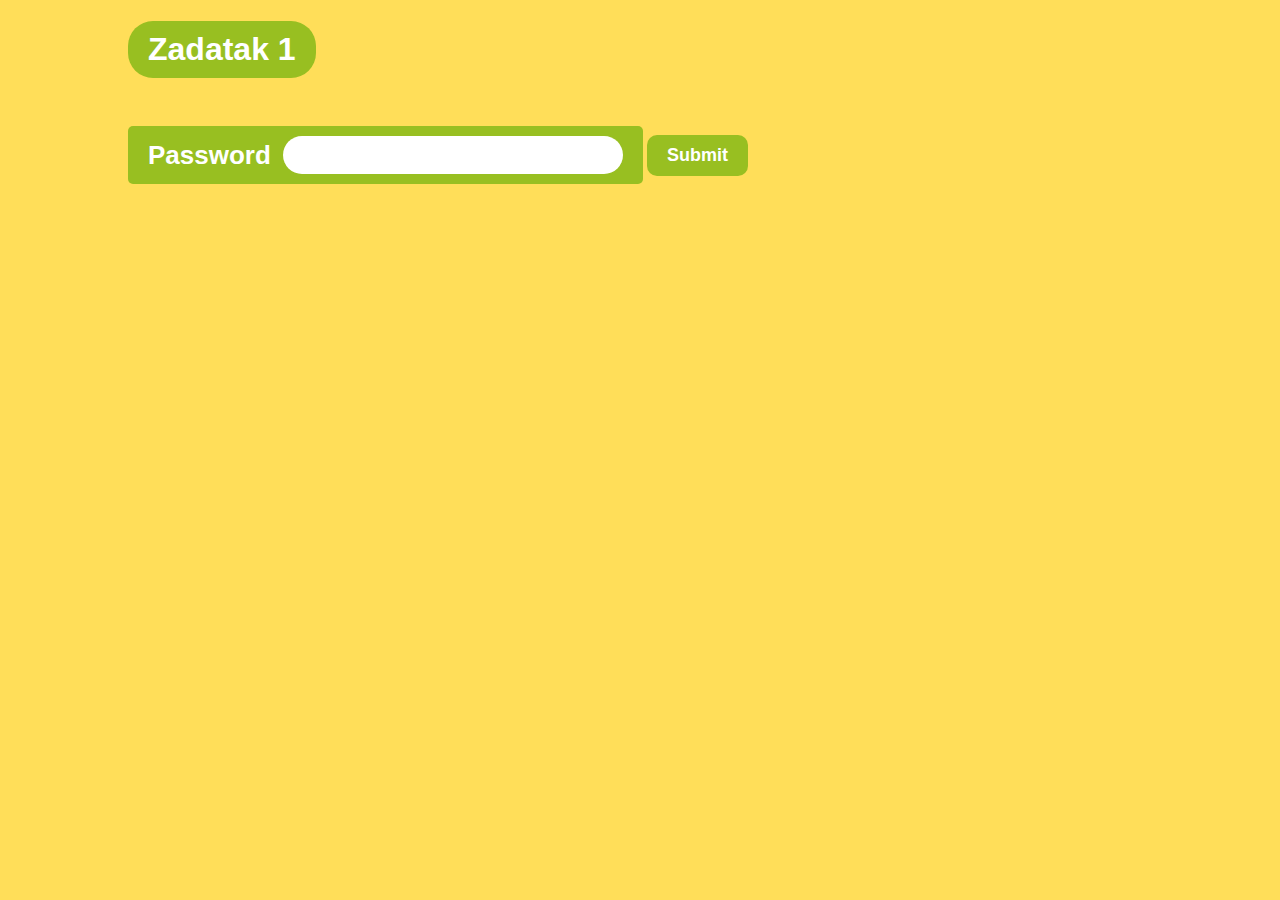
<file: excersise-password-validation/index.html>
<!DOCTYPE html>
<html>

<head>
    <meta charset="utf-8">
    <title>JavaScript: Grupa A | Zadatak 1</title>
    <meta name="author" content="Muharem Čorbadžić">
    <link type="text/css" rel="stylesheet" href="css/style.css">
</head>

<body>
    <h1><span class="animate">Zadatak 1</span></h1>

    <div class="d-flex mw-600">
        <div class="field-group d-flex g-12">
            <label class="field">Password</label>
            <input type="password" class="password">
        </div>
        <button type="button" class="button">Submit</button>
    </div>
    <p class="error"></p>

    <div class="button-group">
        <div class="result text-dark"></div>
    </div>
    <script src="js/script.js"></script>
</body>

</html>
</file>
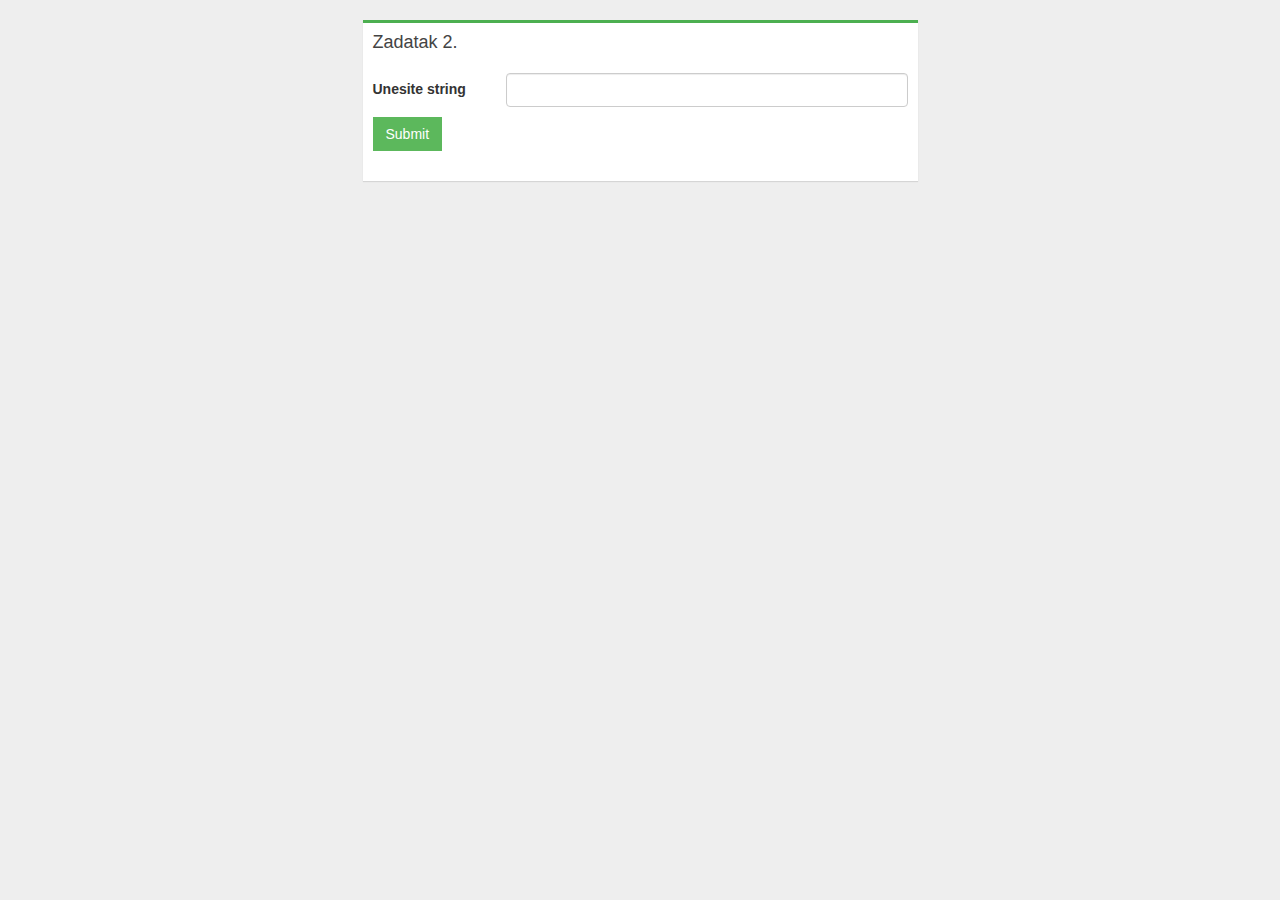
<file: vjezba april 2023/index.html>
<!DOCTYPE html>
<html>
<head>
    <meta charset="UTF-8">
    <title>JavaScript: Popravni | Zadatak 2</title>
	<meta name="author" content="Muharem Čorbadžić">
	<link rel="stylesheet" href="https://maxcdn.bootstrapcdn.com/bootstrap/3.3.6/css/bootstrap.min.css">
    <link type="text/css" rel="stylesheet" href="css/style.css">
    <link href="https://maxcdn.bootstrapcdn.com/font-awesome/4.3.0/css/font-awesome.min.css" rel="stylesheet">
</head>
<body>
	<div class="container">
		<div class="row">
			<div class="col-md-6 mx-auto">
				<div class="box box-aqua">
					<div class="box-header ui-sortable-handle" style="cursor: move;">
						<h2 class="box-title">Zadatak 2.</h2>
					</div>

					<div class="box-body">
						<div class="form-inline" style="margin-bottom: 20px;">
						  	<div class="form-group">
						   		<label for="string" class="w-25">Unesite string</label><input type="text" class="form-control w-75" id="string">
						   		<a id="dugme" class="btn btn-success rounded-0 mt-3">Submit</a>
						  	</div>
						</div>
						<p id="error" class="alert alert-danger hidden mb-0"></p>
						<p id="rezultat"></p>
						<p id="najduzistring"></p>
						<p id="parnibrojevi"></p>
					</div>
				</div>
			</div> 
		</div>
	</div>

    <script src="js/script.js"></script>
</body>
</html>
</file>
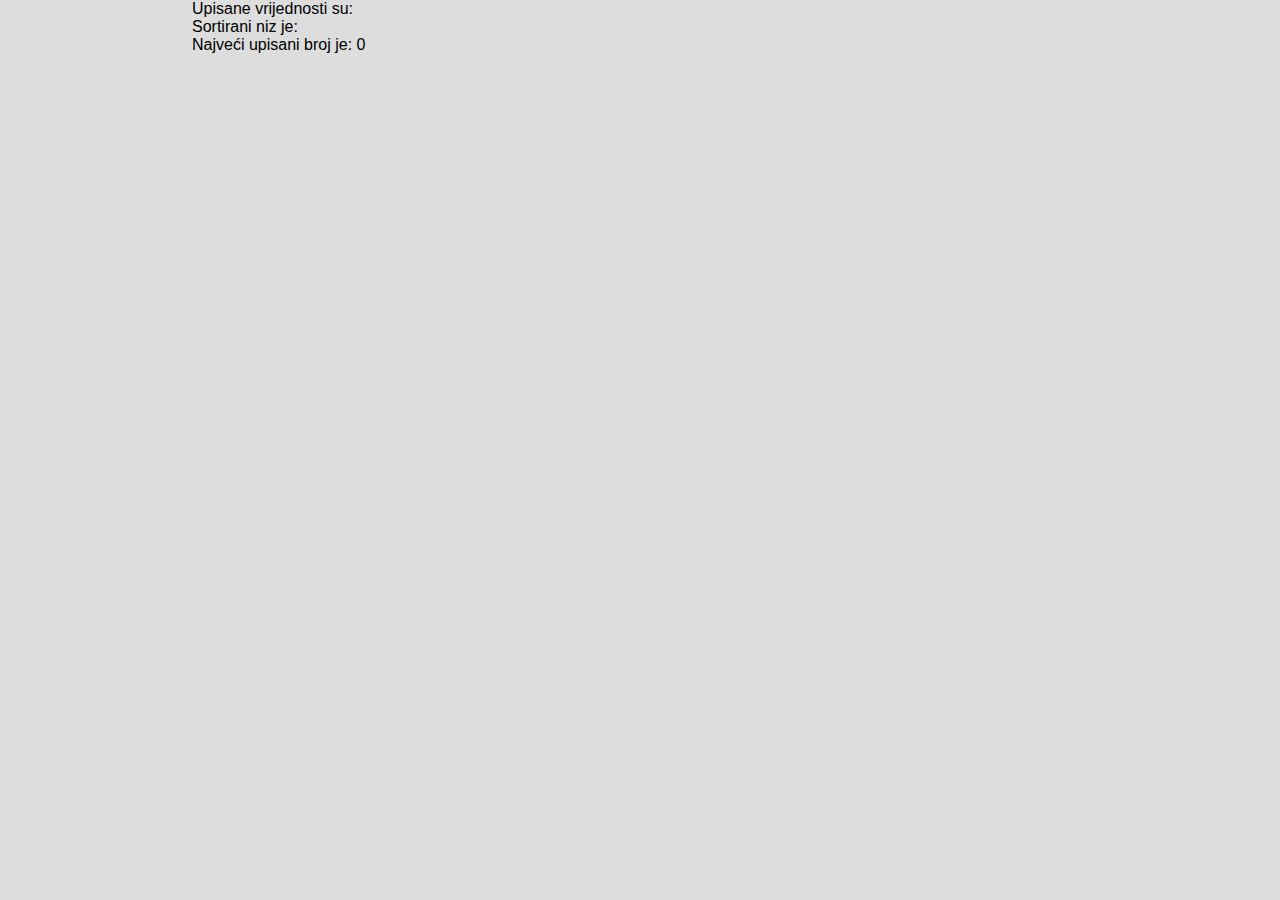
<file: vjezba/index.html>
<!DOCTYPE html>
<html>
<head>
    <meta charset="utf-8" />
    <title>Javascript - Zadaca br. 1 | Zadatak 1</title>
    <link rel="stylesheet" href="style.css">
    <script src="script.js"></script>
</head>
<body>
    
</body>
</html>
</file>
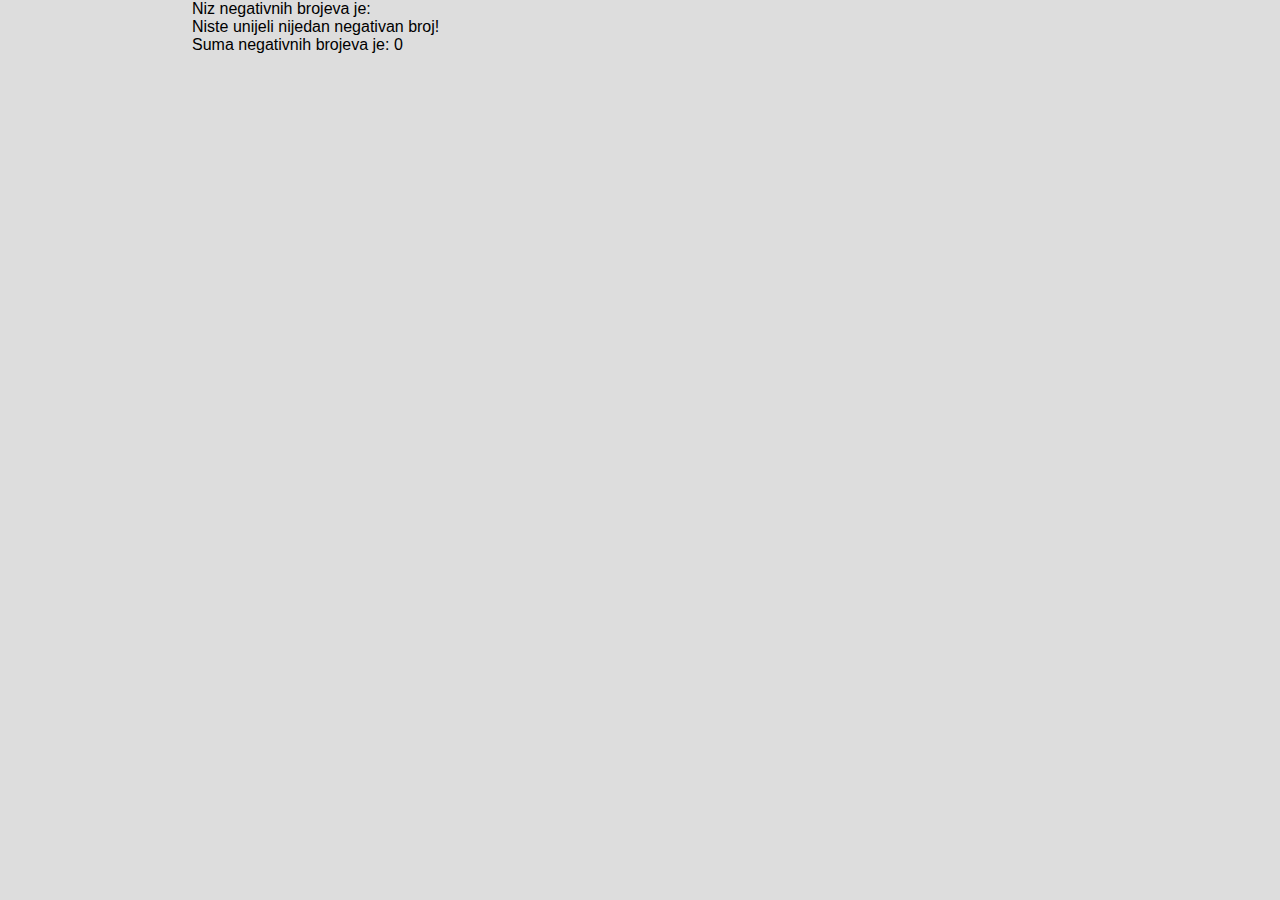
<file: Zadatak 2/index.html>
<!DOCTYPE html>
<html>
<head>
    <meta charset="utf-8" />
    <title>Javascript - Zadaca br. 1 | Zadatak 2</title>
    <link rel="stylesheet" href="style.css">
    <script src="script.js"></script>
</head>
<body>
    
</body>
</html>
</file>
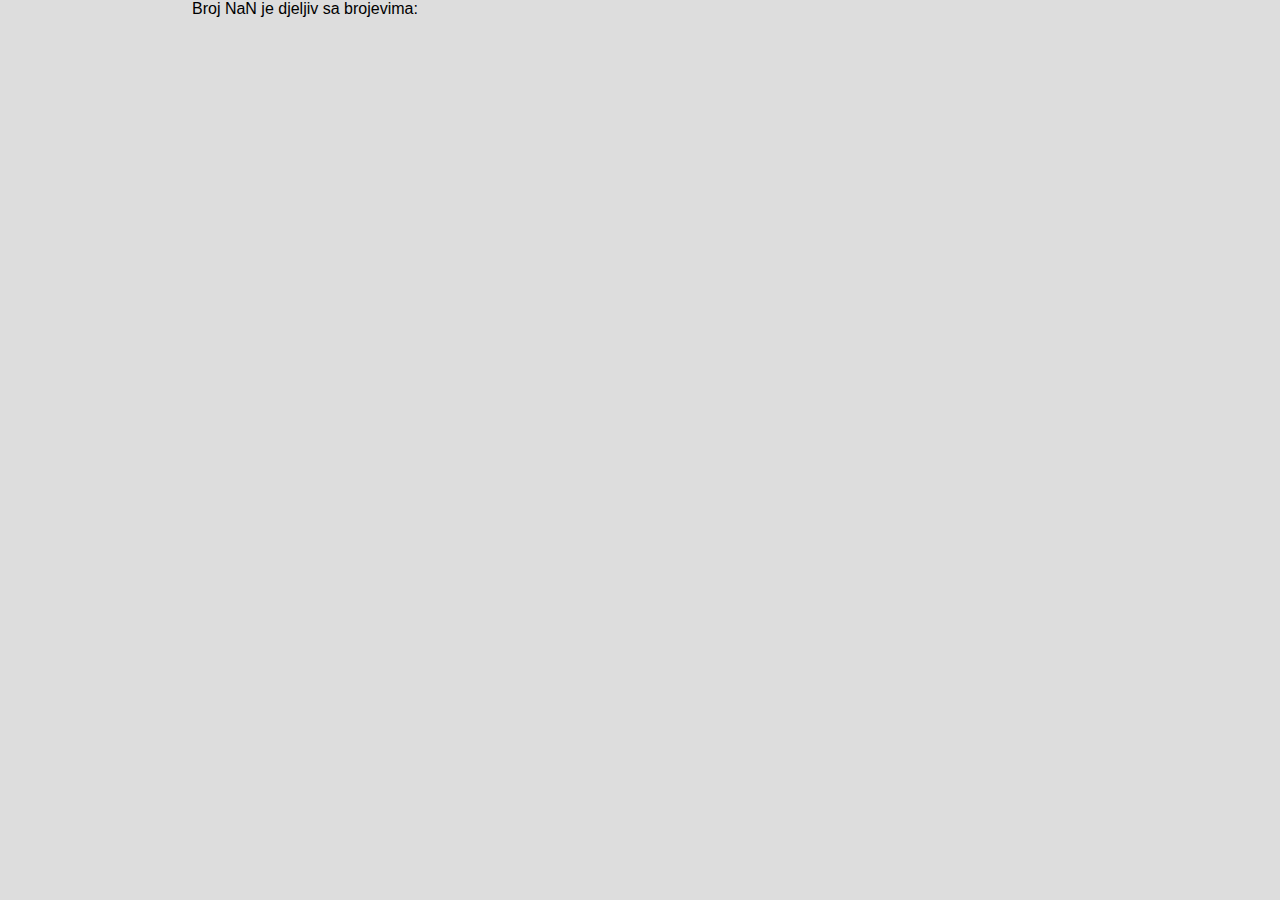
<file: Zadatak 3/index.html>
<!DOCTYPE html>
<html>
<head>
    <meta charset="utf-8" />
    <title>Javascript - Zadaca br. 1 | Zadatak 3</title>
    <link rel="stylesheet" href="style.css">
    <script src="script.js"></script>
</head>
<body>
    
</body>
</html>
</file>
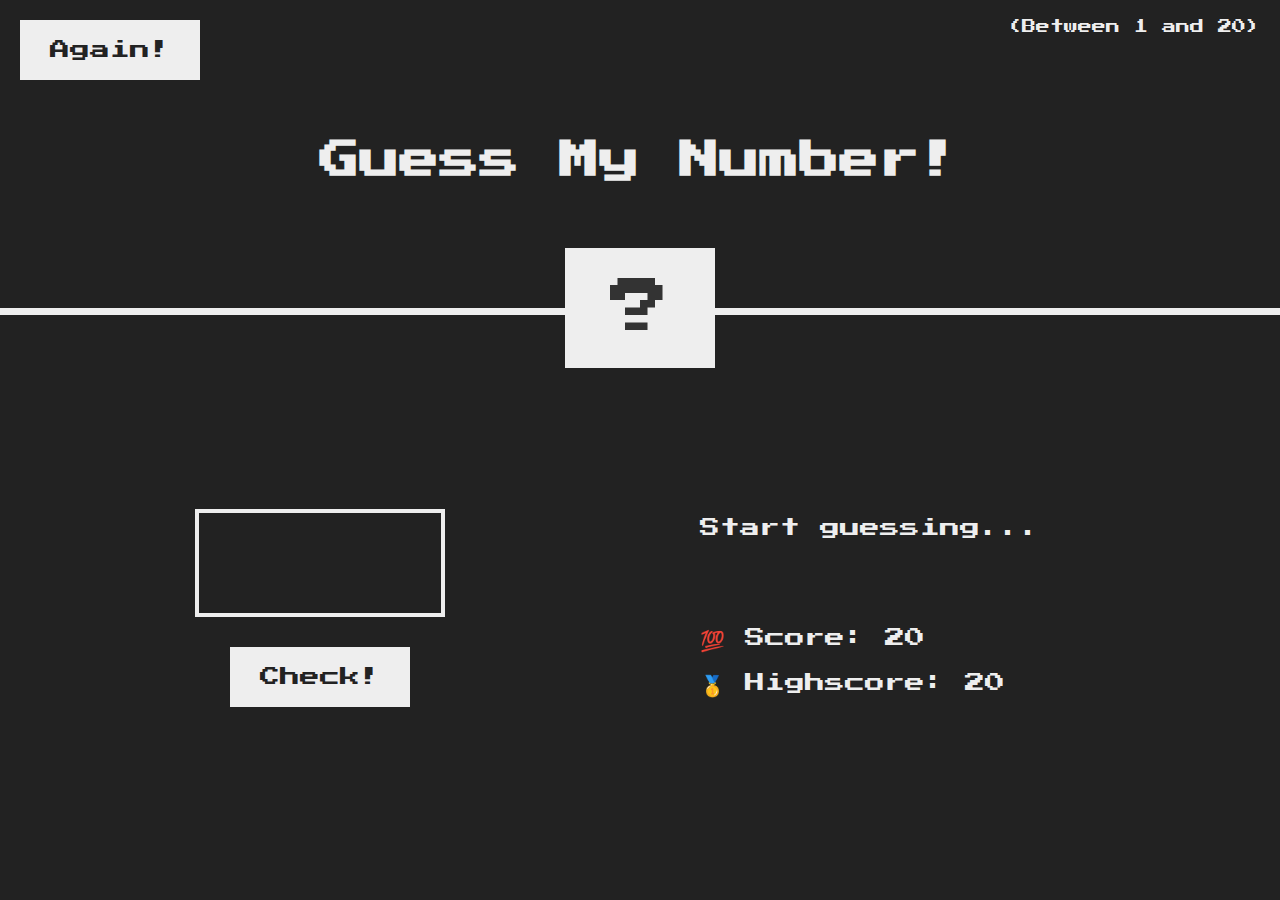
<file: Udemy-course__projects-on-my-own/Guess-the-number/index.html>
<!DOCTYPE html>
<html lang="en">
  <head>
    <meta charset="UTF-8" />
    <meta name="viewport" content="width=device-width, initial-scale=1.0" />
    <meta http-equiv="X-UA-Compatible" content="ie=edge" />
    <link rel="stylesheet" href="style.css" />
    <title>Guess My Number!</title>
  </head>
  <body>
    <header>
      <h1>Guess My Number!</h1>
      <p class="between">(Between 1 and 20)</p>
      <button class="btn again">Again!</button>
      <div class="number">?</div>
    </header>
    <main>
      <section class="left">
        <input type="number" class="guess" />
        <button class="btn check">Check!</button>
      </section>
      <section class="right">
        <p class="message">Start guessing...</p>
        <p class="label-score">💯 Score: <span class="score">20</span></p>
        <p class="label-highscore">
          🥇 Highscore: <span class="highscore">0</span>
        </p>
      </section>
    </main>
    <script src="script.js"></script>
  </body>
</html>
</file>
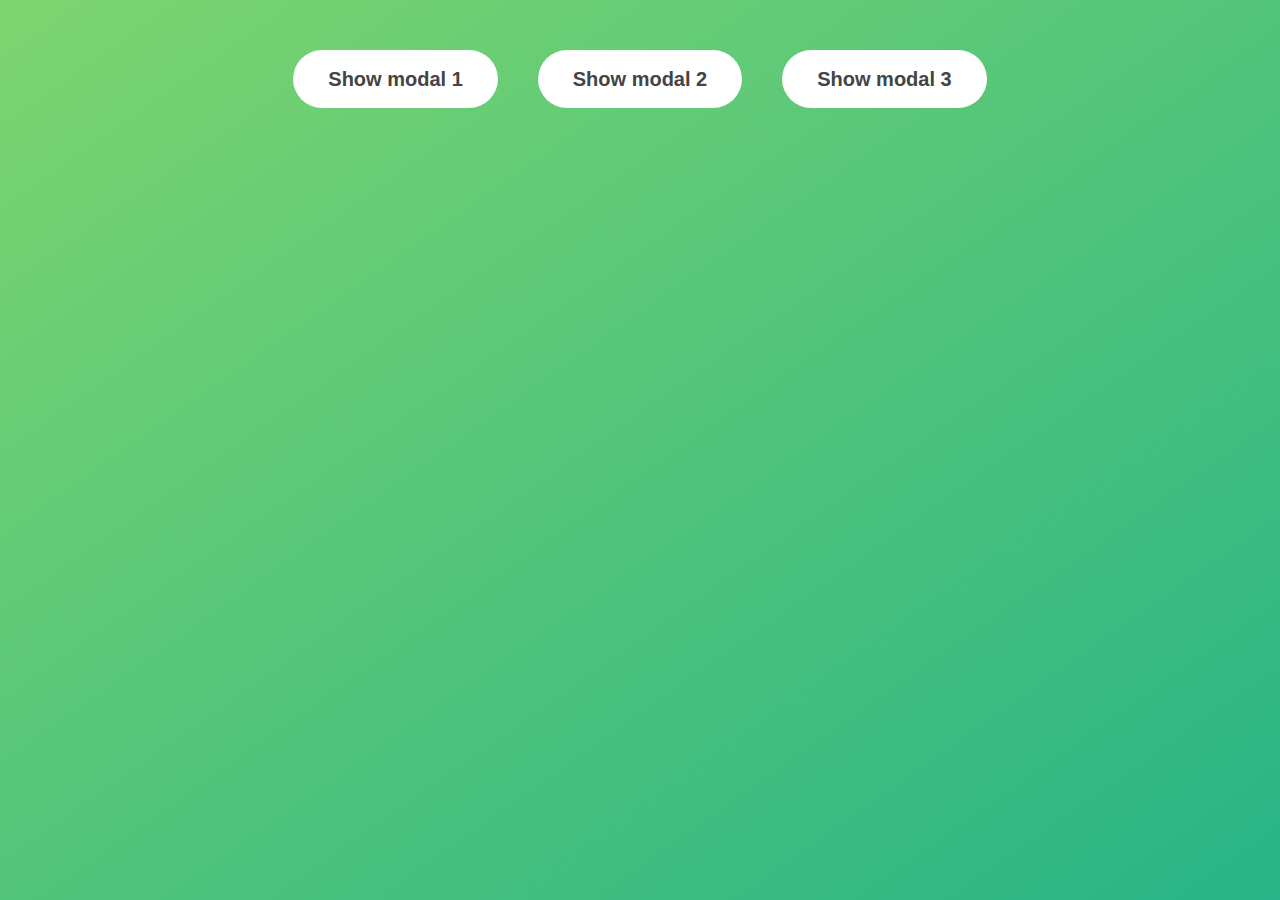
<file: Udemy-course__projects-on-my-own/Modal/index.html>
<!DOCTYPE html>
<html lang="en">
  <head>
    <meta charset="UTF-8" />
    <meta name="viewport" content="width=device-width, initial-scale=1.0" />
    <meta http-equiv="X-UA-Compatible" content="ie=edge" />
    <link rel="stylesheet" href="style.css" />
    <title>Modal window</title>
  </head>
  <body>
    <button class="show-modal">Show modal 1</button>
    <button class="show-modal">Show modal 2</button>
    <button class="show-modal">Show modal 3</button>

    <div class="modal hidden">
      <button class="close-modal">&times;</button>
      <h1>I'm a modal window 😍</h1>
      <p>
        Lorem ipsum dolor sit amet, consectetur adipisicing elit, sed do eiusmod
        tempor incididunt ut labore et dolore magna aliqua. Ut enim ad minim
        veniam, quis nostrud exercitation ullamco laboris nisi ut aliquip ex ea
        commodo consequat. Duis aute irure dolor in reprehenderit in voluptate
        velit esse cillum dolore eu fugiat nulla pariatur. Excepteur sint
        occaecat cupidatat non proident, sunt in culpa qui officia deserunt
        mollit anim id est laborum.
      </p>
    </div>
    <div class="overlay hidden"></div>

    <script src="script.js"></script>
  </body>
</html>
</file>
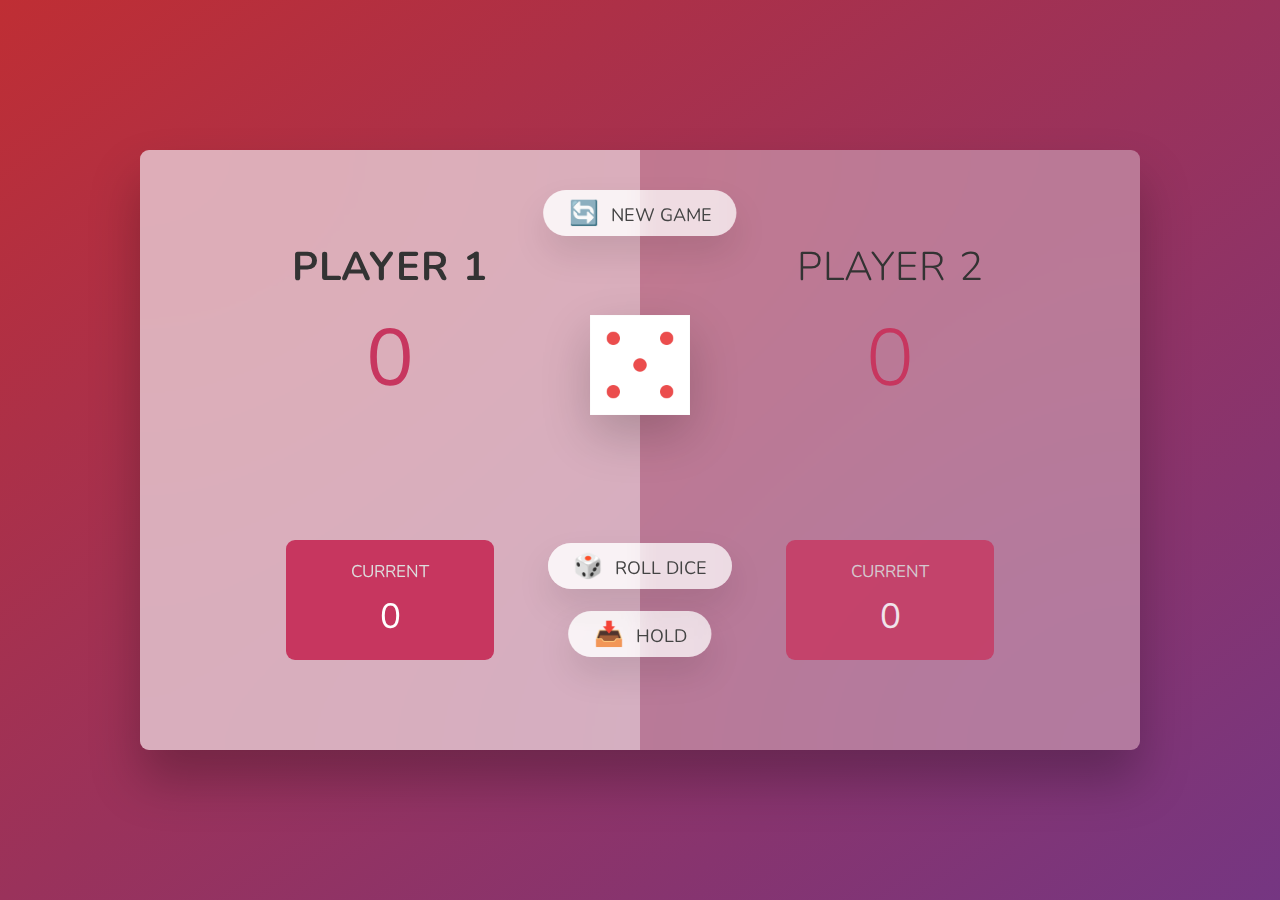
<file: Udemy-course__projects-on-my-own/Pig-game/index.html>
<!DOCTYPE html>
<html lang="en">
  <head>
    <meta charset="UTF-8" />
    <meta name="viewport" content="width=device-width, initial-scale=1.0" />
    <meta http-equiv="X-UA-Compatible" content="ie=edge" />
    <link rel="stylesheet" href="style.css" />
    <title>Pig Game</title>
  </head>
  <body>
    <main>
      <section class="player player--0 player--active">
        <h2 class="name" id="name--0">Player 1</h2>
        <p class="score" id="score--0">0</p>
        <div class="current">
          <p class="current-label">Current</p>
          <p class="current-score" id="current--0">0</p>
        </div>
      </section>
      <section class="player player--1">
        <h2 class="name" id="name--1">Player 2</h2>
        <p class="score" id="score--1">0</p>
        <div class="current">
          <p class="current-label">Current</p>
          <p class="current-score" id="current--1">0</p>
        </div>
      </section>

      <img src="dice-5.png" alt="Playing dice" class="dice" />
      <button class="btn btn--new">🔄 New game</button>
      <button class="btn btn--roll">🎲 Roll dice</button>
      <button class="btn btn--hold">📥 Hold</button>
    </main>
    <script src="script.js"></script>
  </body>
</html>
</file>
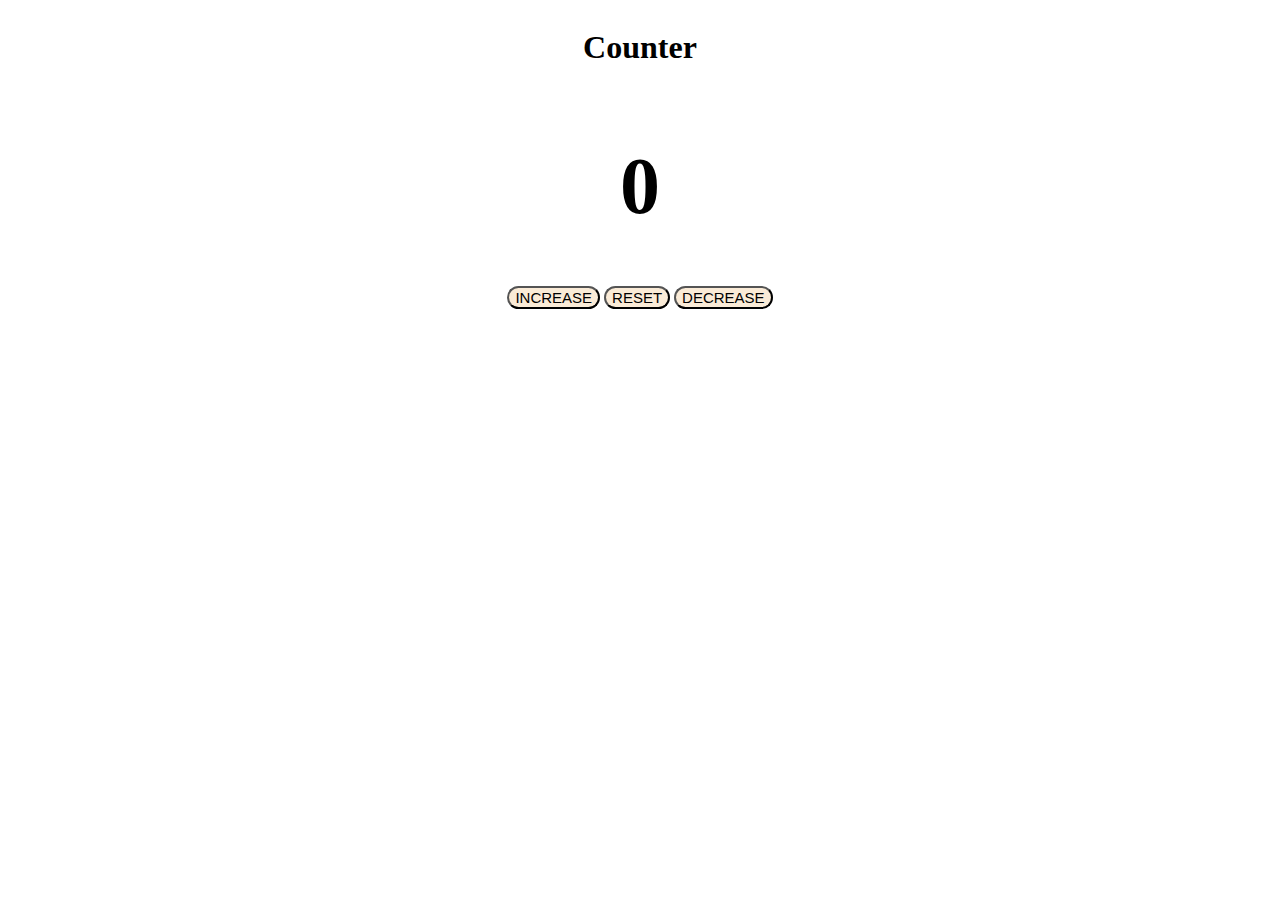
<file: Basic-counter-project/project_counter.html>
<!DOCTYPE html>
<html lang="en">
<head>
    <meta charset="UTF-8">
    <meta http-equiv="X-UA-Compatible" content="IE=edge">
    <meta name="viewport" content="width=device-width, initial-scale=1.0">
    <title>Counter</title>
    <link rel="stylesheet" href="project_counter.css">
</head>
<body>
    <h1>Counter</h1>
    <h1 class="nula">0</h1>
    <div class="btn">
    <button class="increase-el" >INCREASE</button>
    <button class="reset-el"  >RESET</button>
    <button class="decrease-el" >DECREASE</button>
    </div>
    <script src="project_counter.js"></script>
</body>
</html>
</file>
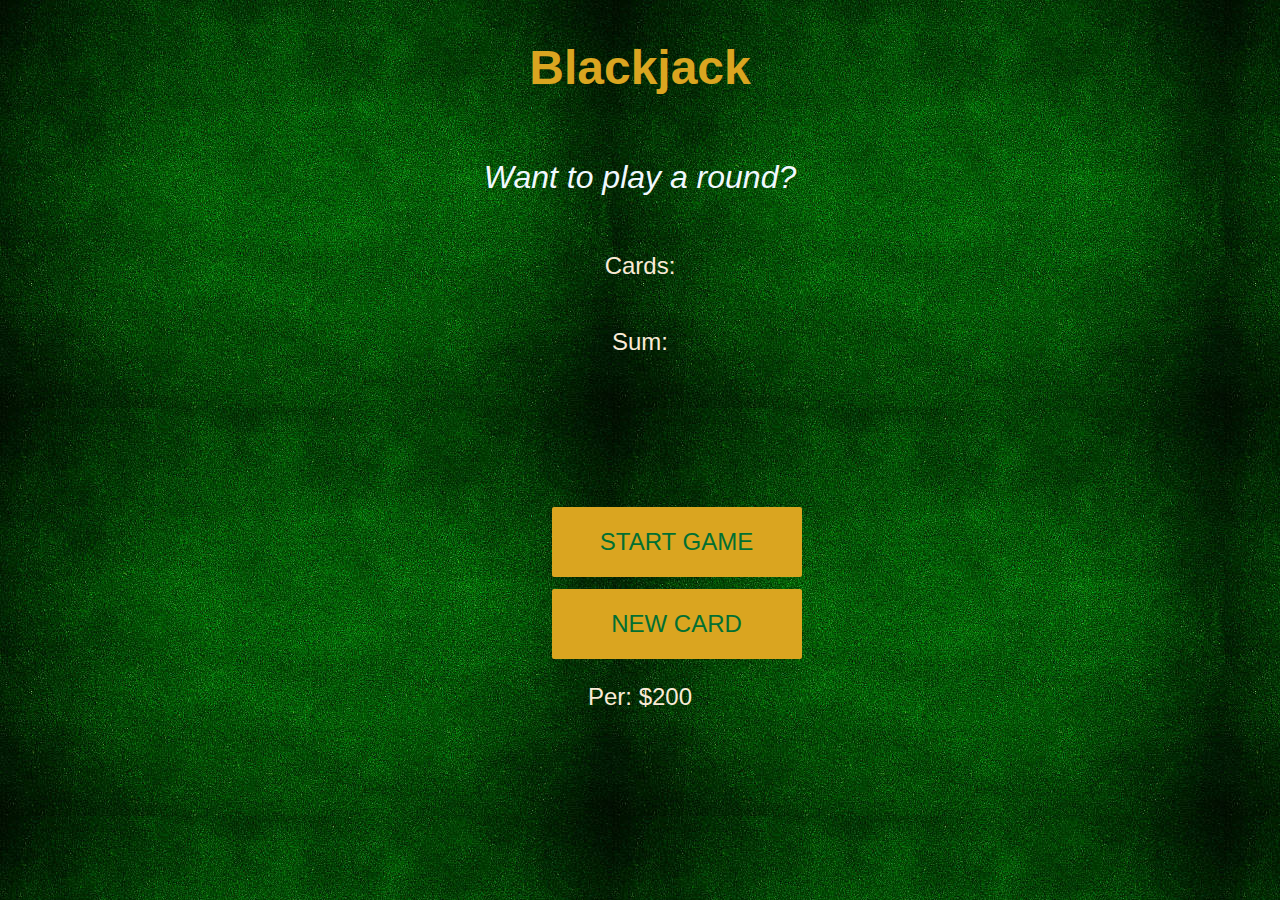
<file: blackjack-beginer-game/blackjack.html>
<!DOCTYPE html>
<html lang="en">
<head>
    <meta charset="UTF-8">
    <meta http-equiv="X-UA-Compatible" content="IE=edge">
    <meta name="viewport" content="width=device-width, initial-scale=1.0">
    <title>Blackjack</title>
    <link rel="stylesheet" href="blackjack.css">
    
</head>
<body>
    <div class="container">
    <h1>Blackjack</h1>
    <p id="message-el">Want to play a round?</p>
        <p id="cards-el">Cards:</p>
        <p id="sum-el">Sum:</p>
        <button id="startGame" onclick="startGame()">START GAME</button>
        <button id="newCard-el" onclick="newCard()">NEW CARD</button>
        <p id="player-el"></p>
    </div>
    <script src="blackjack.js"></script>
</body>

</html>
</file>
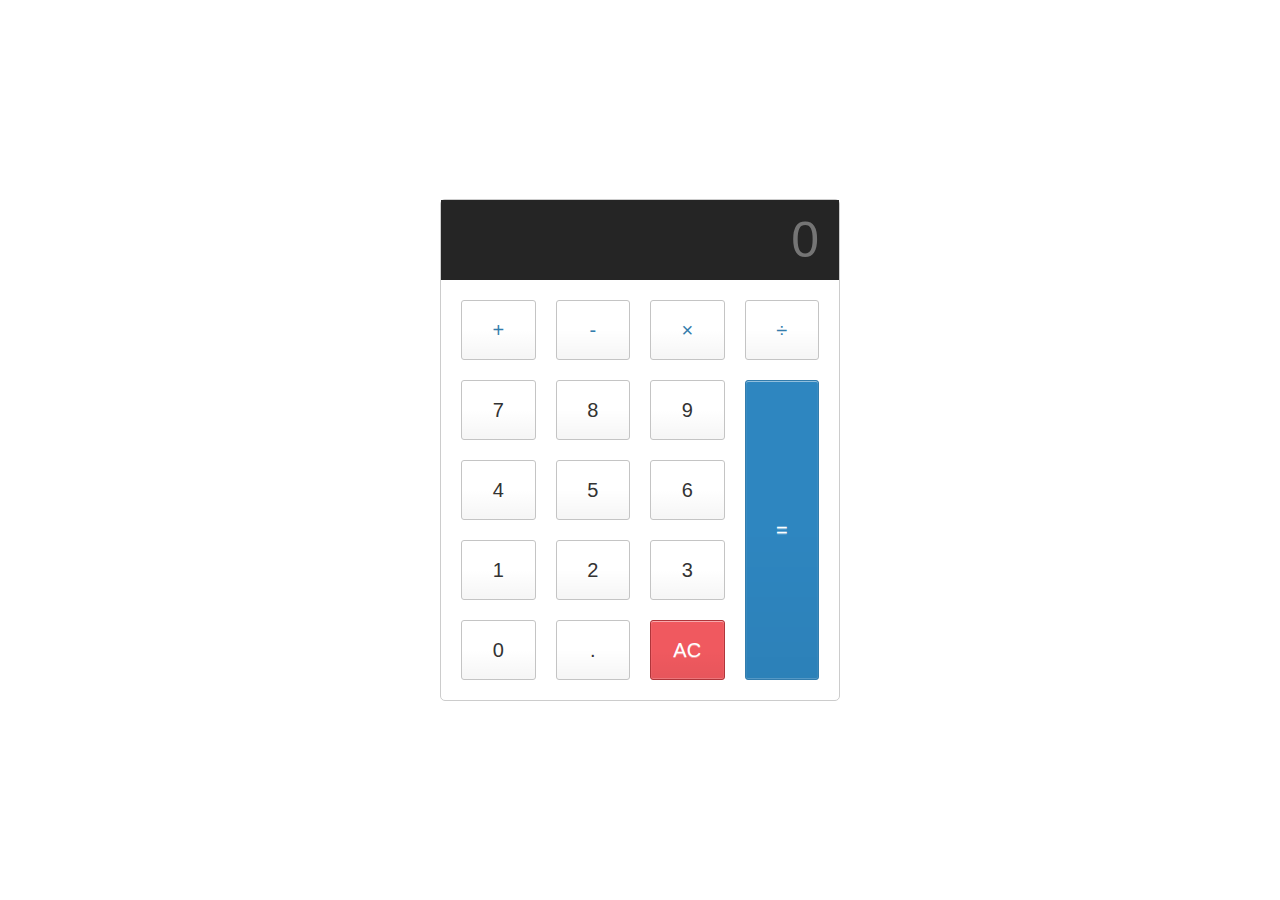
<file: calculator/calculator.html>
<!DOCTYPE html>
<html lang="en">
<head>
    <meta charset="UTF-8">
    <meta http-equiv="X-UA-Compatible" content="IE=edge">
    <meta name="viewport" content="width=device-width, initial-scale=1.0">
    <link rel="stylesheet" href="calculator.css">
    <title>calculator project</title>
</head>
<body>
    
</body>
</html>

<div class="calculator">

    <input type="text" class="calculator-screen" id="calculator_screen" value="" disabled  placeholder = "0"/>
    
    <div class="calculator-keys">
      
      <button type="button" class="operator" value="+">+</button>
      <button type="button" class="operator" value="-">-</button>
      <button type="button" class="operator" value="*">&times;</button>
      <button type="button" class="operator" value="/">&divide;</button>
  
      <button type="button" id="7" value="7">7</button>
      <button type="button" id="8" value="8">8</button>
      <button type="button" id="9" value="9">9</button>
  
  
      <button type="button" id="4" value="4">4</button>
      <button type="button" id="5" value="5">5</button>
      <button type="button" id="6" value="6">6</button>
  
  
      <button type="button" id="1" value="1">1</button>
      <button type="button" id="2" value="2">2</button>
      <button type="button" id="3" value="3">3</button>
  
  
      <button type="button" id="0" value="0">0</button>
      <button type="button" class="decimal" value=".">.</button>
      <button type="button" class="all-clear" value="all-clear">AC</button>
  
      <button type="button" class="equal-sign operator" value="=">=</button>
        <script src="calculator.js"></script>
    </div>
  </div>
</file>
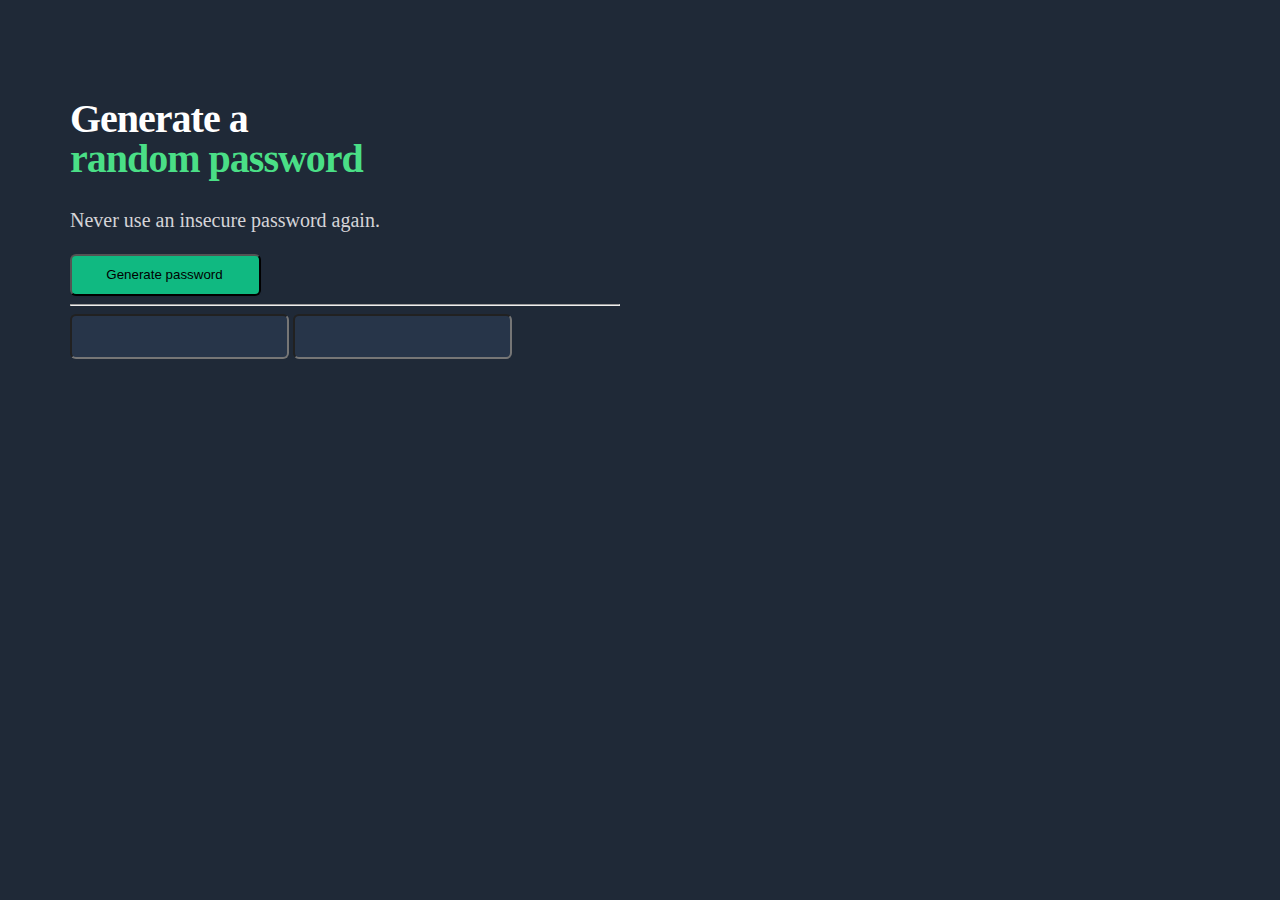
<file: random-password-problem/passwordGenerator.html>
<!DOCTYPE html>
<html lang="en">
<head>
    <meta charset="UTF-8">
    <meta http-equiv="X-UA-Compatible" content="IE=edge">
    <meta name="viewport" content="width=device-width, initial-scale=1.0">
    <link rel="stylesheet" href="passwordGenerator.css">
    <script src="passwordGenerator.js"></script>
    <title>Password Generator</title>
</head>
<body>
    <h1> Generate a <br> <span> random password </span></h1>
    <h3>Never use an insecure password again.</h3>
     <button id="password-el" onclick="generateRandomPassword()">Generate password</button>
     <hr>
     <input type="text" id="button-1">
     <input type="text" id="button-2">
</body>
</html>
</file>
<file: excersise-password-validation/css/style.css>
body {
    background-color: #FFDE59;
    width: 80%;
    margin: auto;
    font-family: Arial, Helvetica, sans-serif;
}
h1 {
	color: #FFF;
	font-weight: bold;
    margin-left: 0px;
	text-align: left;
	width: auto;
    padding-bottom: 5px;
}
.d-flex {
    display: flex;
    align-items: center;
    justify-content: space-between;
}
.text-dark {
    color: #222;
    font-size: 18px;
}
.mw-600 {
    max-width: 620px;
    margin-top: 100px;
    justify-content: space-between;
}
.g-12 {
    gap: 12px;
}
h1 span {
	background-color: #98BF21;
	padding: 10px 20px;
	border-radius: 25px;
}
.field-group, .button-group, .result-group {
    background-color: #98BF21;
	color: #FFF;
	font-weight: bold;
	font-size: 26px;
	text-align: left;
	padding: 10px 20px;
    border-radius: 5px;
}
.button-group{
    background-color: transparent;
    padding: 0px;
}
.result-group{
    background-color: transparent;
    font-family: consolas;
    font-weight: normal;
    font-weight: normal;
    padding: 5px 20px;
}
.field {
    vertical-align: middle;
}
.error{
	color: red;
	font-size: 16px;
    font-weight: 700;
}
button:disabled {
    background-color: #d0d0bb;
    cursor: not-allowed;
}
input:disabled {
    cursor: not-allowed;
}
.button {
    background-color: #98BF21;
	color:#fff;
	font-weight: bold;
	font-size: 18px;
	padding: 10px 20px;
	border-radius: 10px;
    border:0;
    outline: none;
    cursor: pointer;
    transition: .2s linear all;
}  
.submit-button:hover{
    background-color: #657c1f;
}   
input{
    font-size: 24px;
    padding: 5px 15px;
    outline: none;
    border: 0px;
    border-radius: 20px;
}           
/*Standard*/
.animate {
	position: absolute;
	/*animation-timing-function: ease;	*/
    animation: mymove 2s 1 ease forwards;
    -webkit-animation: mymove 2s 1 ease forwards;
	/*animation: mymove 2s 1 ease-in-out;*/
}
/*Standard*/
@keyframes mymove {
    from {
    	 transform: translateX(-190px);
    }
    to {
         transform: translateX(0px);
    }
}
/*Chrome, Safari*/
@-webkit-keyframes mymove {
    from {left: -190px;}
    to {left: 0px;}
}
code {
    background: #fff;
    padding: 5px 10px;
    border-radius: 5px;
}
</file>
<file: vjezba april 2023/css/style.css>
body{
    margin-top:20px;
    background:#eee;
}
.hidden{
    display: none;
}
.mt-10{
    margin-top: 10px;
}
.mb-0{
    margin-bottom: 0;
}
.mx-auto{
    display: block;
    float: none;
    margin: auto;
}
.form-group{
    width: 100%;
}
.form-group #broj{
    width: 70%;
}
.box.box-aqua {
    border-top-color: #4CAF50  !important;
}
.box.box-green {
    border-top-color: #00a65a !important;
}
.box.box-success {
    border-top-color: #3c8dbc;
}
.box {
    position: relative;
    background: #ffffff;
    border-top: 3px solid #d2d6de;
    margin-bottom: 20px;
    width: 100%;
    box-shadow: 0 1px 1px rgba(0,0,0,0.1);
}
.box-header {
    color: #444;
    display: block;
    padding: 10px;
    position: relative;
}
.box-header>.ion {
    margin-right: 5px;
}
.box-header .box-title {
    display: inline-block;
    font-size: 18px;
    margin: 0;
    line-height: 1;
}
.box-header>.box-tools {
    position: absolute;
    right: 10px;
    top: 5px;
}
.inline {
    display: inline;
}
.fa{
    background: #d9534f;
    padding: 4px;
    border-radius: 3px;
    cursor: pointer;
}
.box-body {
    border-top-left-radius: 0;
    border-top-right-radius: 0;
    border-bottom-right-radius: 3px;
    border-bottom-left-radius: 3px;
    padding: 10px;
}
.todo-list {
    margin: 0;
    padding: 0;
    list-style: none;
    overflow: auto;
}
.todo-list>li {
    border-radius: 2px;
    padding: 10px;
    background: #f4f4f4;
    margin-bottom: 2px;
    border-left: 2px solid #e6e7e8;
    color: #444;
}
.todo-list>li:hover{
    cursor: pointer;
}
.todo-list>li .fa{
    color: #fff;
}
.todo-list>li .label {
    margin-left: 10px;
    font-size: 9px;
}
.todo-list>li .tools {
    display: none;
    float: right;
    color: #dd4b39;
}
.todo-list>li .tools{
    display: block;  
}
.no-border {
    border: 0 !important;
}
.box-footer {
    border-top-left-radius: 0;
    border-top-right-radius: 0;
    border-bottom-right-radius: 3px;
    border-bottom-left-radius: 3px;
    border-top: 1px solid #f4f4f4;
    padding: 10px;
    background-color: #fff;
}
.btn-default {
    background-color: #f4f4f4;
    color: #444;
    border-color: #ddd;
}
.btn {
    border-radius: 3px;
    -webkit-box-shadow: none;
    box-shadow: none;
    border: 1px solid transparent;
}
.rounded-0{
	border-radius: 0 !important;
}
.mt-3{
	margin-top: 10px;
}
.mr-2{
	margin-right: 10px;
}
.w-75{
	width: 75% !important;
}
.w-25{
	width: 25% !important;
}
</file>
<file: vjezba/style.css>
body{
    width: 70%;
    margin: auto;
    background-color: #ddd;
    font-family: Arial, Helvetica, sans-serif;
}
</file>
<file: Zadatak 2/style.css>
body{
    width: 70%;
    margin: auto;
    background-color: #ddd;
    font-family: Arial, Helvetica, sans-serif;
}
</file>
<file: Zadatak 3/style.css>
body{
    width: 70%;
    margin: auto;
    background-color: #ddd;
    font-family: Arial, Helvetica, sans-serif;
}
</file>
<file: Udemy-course__projects-on-my-own/Guess-the-number/style.css>
@import url('https://fonts.googleapis.com/css?family=Press+Start+2P&display=swap');

* {
  margin: 0;
  padding: 0;
  box-sizing: inherit;
}

html {
  font-size: 62.5%;
  box-sizing: border-box;
}

body {
  font-family: 'Press Start 2P', sans-serif;
  color: #eee;
  background-color: #222;
  /* background-color: #60b347; */
}

/* LAYOUT */
header {
  position: relative;
  height: 35vh;
  border-bottom: 7px solid #eee;
}

main {
  height: 65vh;
  color: #eee;
  display: flex;
  align-items: center;
  justify-content: space-around;
}

.left {
  width: 52rem;
  display: flex;
  flex-direction: column;
  align-items: center;
}

.right {
  width: 52rem;
  font-size: 2rem;
}

/* ELEMENTS STYLE */
h1 {
  font-size: 4rem;
  text-align: center;
  position: absolute;
  width: 100%;
  top: 52%;
  left: 50%;
  transform: translate(-50%, -50%);
}

.number {
  background: #eee;
  color: #333;
  font-size: 6rem;
  width: 15rem;
  padding: 3rem 0rem;
  text-align: center;
  position: absolute;
  bottom: 0;
  left: 50%;
  transform: translate(-50%, 50%);
}

.between {
  font-size: 1.4rem;
  position: absolute;
  top: 2rem;
  right: 2rem;
}

.again {
  position: absolute;
  top: 2rem;
  left: 2rem;
}

.guess {
  background: none;
  border: 4px solid #eee;
  font-family: inherit;
  color: inherit;
  font-size: 5rem;
  padding: 2.5rem;
  width: 25rem;
  text-align: center;
  display: block;
  margin-bottom: 3rem;
}

.btn {
  border: none;
  background-color: #eee;
  color: #222;
  font-size: 2rem;
  font-family: inherit;
  padding: 2rem 3rem;
  cursor: pointer;
}

.btn:hover {
  background-color: #ccc;
}

.message {
  margin-bottom: 8rem;
  height: 3rem;
}

.label-score {
  margin-bottom: 2rem;
}
</file>
<file: Udemy-course__projects-on-my-own/Modal/style.css>
* {
  margin: 0;
  padding: 0;
  box-sizing: inherit;
}

html {
  font-size: 62.5%;
  box-sizing: border-box;
}

body {
  font-family: sans-serif;
  color: #333;
  line-height: 1.5;
  height: 100vh;
  position: relative;
  display: flex;
  align-items: flex-start;
  justify-content: center;
  background: linear-gradient(to top left, #28b487, #7dd56f);
}

.show-modal {
  font-size: 2rem;
  font-weight: 600;
  padding: 1.75rem 3.5rem;
  margin: 5rem 2rem;
  border: none;
  background-color: #fff;
  color: #444;
  border-radius: 10rem;
  cursor: pointer;
}

.close-modal {
  position: absolute;
  top: 1.2rem;
  right: 2rem;
  font-size: 5rem;
  color: #333;
  cursor: pointer;
  border: none;
  background: none;
}

h1 {
  font-size: 2.5rem;
  margin-bottom: 2rem;
}

p {
  font-size: 1.8rem;
}

/* -------------------------- */
/* CLASSES TO MAKE MODAL WORK */
.hidden {
  display: none;
}

.modal {
  position: absolute;
  top: 50%;
  left: 50%;
  transform: translate(-50%, -50%);
  width: 70%;

  background-color: white;
  padding: 6rem;
  border-radius: 5px;
  box-shadow: 0 3rem 5rem rgba(0, 0, 0, 0.3);
  z-index: 10;
}

.overlay {
  position: absolute;
  top: 0;
  left: 0;
  width: 100%;
  height: 100%;
  background-color: rgba(0, 0, 0, 0.6);
  backdrop-filter: blur(3px);
  z-index: 5;
}
</file>
<file: Udemy-course__projects-on-my-own/Pig-game/style.css>
@import url('https://fonts.googleapis.com/css2?family=Nunito&display=swap');

* {
  margin: 0;
  padding: 0;
  box-sizing: inherit;
}

html {
  font-size: 62.5%;
  box-sizing: border-box;
}

body {
  font-family: 'Nunito', sans-serif;
  font-weight: 400;
  height: 100vh;
  color: #333;
  background-image: linear-gradient(to top left, #753682 0%, #bf2e34 100%);
  display: flex;
  align-items: center;
  justify-content: center;
}

/* LAYOUT */
main {
  position: relative;
  width: 100rem;
  height: 60rem;
  background-color: rgba(255, 255, 255, 0.35);
  backdrop-filter: blur(200px);
  filter: blur();
  box-shadow: 0 3rem 5rem rgba(0, 0, 0, 0.25);
  border-radius: 9px;
  overflow: hidden;
  display: flex;
}

.player {
  flex: 50%;
  padding: 9rem;
  display: flex;
  flex-direction: column;
  align-items: center;
  transition: all 0.75s;
}

/* ELEMENTS */
.name {
  position: relative;
  font-size: 4rem;
  text-transform: uppercase;
  letter-spacing: 1px;
  word-spacing: 2px;
  font-weight: 300;
  margin-bottom: 1rem;
}

.score {
  font-size: 8rem;
  font-weight: 300;
  color: #c7365f;
  margin-bottom: auto;
}

.player--active {
  background-color: rgba(255, 255, 255, 0.4);
}
.player--active .name {
  font-weight: 700;
}
.player--active .score {
  font-weight: 400;
}

.player--active .current {
  opacity: 1;
}

.current {
  background-color: #c7365f;
  opacity: 0.8;
  border-radius: 9px;
  color: #fff;
  width: 65%;
  padding: 2rem;
  text-align: center;
  transition: all 0.75s;
}

.current-label {
  text-transform: uppercase;
  margin-bottom: 1rem;
  font-size: 1.7rem;
  color: #ddd;
}

.current-score {
  font-size: 3.5rem;
}

/* ABSOLUTE POSITIONED ELEMENTS */
.btn {
  position: absolute;
  left: 50%;
  transform: translateX(-50%);
  color: #444;
  background: none;
  border: none;
  font-family: inherit;
  font-size: 1.8rem;
  text-transform: uppercase;
  cursor: pointer;
  font-weight: 400;
  transition: all 0.2s;

  background-color: white;
  background-color: rgba(255, 255, 255, 0.6);
  backdrop-filter: blur(10px);

  padding: 0.7rem 2.5rem;
  border-radius: 50rem;
  box-shadow: 0 1.75rem 3.5rem rgba(0, 0, 0, 0.1);
}

.btn::first-letter {
  font-size: 2.4rem;
  display: inline-block;
  margin-right: 0.7rem;
}

.btn--new {
  top: 4rem;
}
.btn--roll {
  top: 39.3rem;
}
.btn--hold {
  top: 46.1rem;
}

.btn:active {
  transform: translate(-50%, 3px);
  box-shadow: 0 1rem 2rem rgba(0, 0, 0, 0.15);
}

.btn:focus {
  outline: none;
}

.dice {
  position: absolute;
  left: 50%;
  top: 16.5rem;
  transform: translateX(-50%);
  height: 10rem;
  box-shadow: 0 2rem 5rem rgba(0, 0, 0, 0.2);
}

.player--winner {
  background-color: #2f2f2f;
}

.player--winner .name {
  font-weight: 700;
  color: #c7365f;
}
</file>
<file: Basic-counter-project/project_counter.css>
body {
    display: flex;
    flex-direction: column;
    justify-content: center;
    align-items: center;
}

.nula {
    font-size: 80px;
}

.increase-el {
    background-color: antiquewhite;
    color: black;
    font-size: 15px;
    font-family:'Gill Sans', 'Gill Sans MT', Calibri, 'Trebuchet MS', sans-serif; 
    font-style:inherit;
    border-radius: 30px;
}

.increase-el:hover {
    background-color: rgb(154, 88, 3);
    color: rgb(240, 222, 222);
    font-size: 15px;
    font-family:'Gill Sans', 'Gill Sans MT', Calibri, 'Trebuchet MS', sans-serif; 
    font-style:inherit;
    border-radius: 30px;
}

.reset-el {
    background-color: antiquewhite;
    color: black;
    font-size: 15px;
    font-family: 'Gill Sans', 'Gill Sans MT', Calibri, 'Trebuchet MS', sans-serif;
    font-style: inherit;
    border-radius: 30px;
}

.reset-el:hover{
    background-color: rgb(154, 88, 3);
    color: rgb(240, 222, 222);
    font-size: 15px;
    font-family:'Gill Sans', 'Gill Sans MT', Calibri, 'Trebuchet MS', sans-serif; 
    font-style:inherit;
    border-radius: 30px;
}

.decrease-el {
    background-color: antiquewhite;
    color: black;
    font-size: 15px;
    font-family: 'Gill Sans', 'Gill Sans MT', Calibri, 'Trebuchet MS', sans-serif;
    font-style: inherit;
    border-radius: 30px;
}

.decrease-el:hover{
    background-color: rgb(154, 88, 3);
    color: rgb(240, 222, 222);
    font-size: 15px;
    font-family:'Gill Sans', 'Gill Sans MT', Calibri, 'Trebuchet MS', sans-serif; 
    font-style:inherit;
    border-radius: 30px;
}
</file>
<file: blackjack-beginer-game/blackjack.css>
body {
    font-family :'Trebuchet MS', 'Lucida Sans Unicode', 'Lucida Grande', 'Lucida Sans', Arial, sans-serif;
    background-image: url(istockphoto-453187915-612x612.jpg);
}
.container {
    display: flex;
    flex-direction: column;
    justify-content: space-evenly;
    text-align: center;
    margin: 0;
}

h1 {
    color:goldenrod;
    font-size: xxx-large;
}

#message-el {
    color: aliceblue;
    font-size: xx-large;
    font-style: italic;
}
p {
    color:antiquewhite;
    font-size: x-large;
}

#startGame {
    color:#016f32;
    width: 250px;
    font-size: x-large;
    font-family: 'Lucida Sans', 'Lucida Sans Regular', 'Lucida Grande', 'Lucida Sans Unicode', Geneva, Verdana, sans-serif;
    height: 70px;
    border: none;
    border-radius: 2px;
    background: goldenrod;
    margin-left: 43%;
    margin-top: 10%;
}

#newCard-el {
    color:#016f32;
    width: 250px;
    font-size: x-large;
    font-family: 'Lucida Sans', 'Lucida Sans Regular', 'Lucida Grande', 'Lucida Sans Unicode', Geneva, Verdana, sans-serif;
    height: 70px;
    border: none;
    border-radius: 2px;
    background: goldenrod;
    margin-left: 43%;
    margin-top:1%;
}
</file>
<file: calculator/calculator.css>
html {
    font-size: 62.5%;
    box-sizing: border-box;
  }
  
  *, *::before, *::after {
    margin: 0;
    padding: 0;
    box-sizing: inherit;
  }
  
  .calculator {
    border: 1px solid #ccc;
    border-radius: 5px;
    position: absolute;
    top: 50%;
    left: 50%;
    transform: translate(-50%, -50%);
    width: 400px;
  }
  
  .calculator-screen {
    width: 100%;
    font-size: 5rem;
    height: 80px;
    border: none;
    background-color: #252525;
    color: #fff;
    text-align: right;
    padding-right: 20px;
    padding-left: 10px;
  }
  
  button {
    height: 60px;
    background-color: #fff;
    border-radius: 3px;
    border: 1px solid #c4c4c4;
    background-color: transparent;
    font-size: 2rem;
    color: #333;
    background-image: linear-gradient(to bottom,transparent,transparent 50%,rgba(0,0,0,.04));
    box-shadow: inset 0 0 0 1px rgba(255,255,255,.05), inset 0 1px 0 0 rgba(255,255,255,.45), inset 0 -1px 0 0 rgba(255,255,255,.15), 0 1px 0 0 rgba(255,255,255,.15);
    text-shadow: 0 1px rgba(255,255,255,.4);
  }
  
  button:hover {
    background-color: #eaeaea;
  }
  
  .operator {
    color: #337cac;
  }
  
  .all-clear {
    background-color: #f0595f;
    border-color: #b0353a;
    color: #fff;
  }
  
  .all-clear:hover {
    background-color: #f17377;
  }
  
  .equal-sign {
    background-color: #2e86c0;
    border-color: #337cac;
    color: #fff;
    height: 100%;
    grid-area: 2 / 4 / 6 / 5;
  }
  
  .equal-sign:hover {
    background-color: #4e9ed4;
  }
  
  .calculator-keys {
    display: grid;
    grid-template-columns: repeat(4, 1fr);
    grid-gap: 20px;
    padding: 20px;
  }
</file>
<file: random-password-problem/passwordGenerator.css>
body {
    position: absolute;
width: 550px;
height: 550px;
left: 62px;
top: 64px;
background: #1F2937;
}

h1 {
width: 354px;
height: 80px;
left: 52px;
top: 115px;

font-family: 'Karla';
font-style: normal;
font-weight: 800;
font-size: 40px;
line-height: 40px;
/* or 100% */

letter-spacing: -0.025em;

/* white */

color: #FFFFFF;

}
span {
    color: #4ADF86;
}
h3 {
    font-family: 'Inter';
font-style: normal;
font-weight: 400;
font-size: 20px;
line-height: 28px;
/* identical to box height, or 140% */


/* Medium grey */

color: #D5D4D8;
}

#password-el {
    display: flex;
flex-direction: row;
justify-content: center;
align-items: center;
padding: 9px 17px 9px 15px;
gap: 12px;

width: 191px;
height: 42px;
left: 52px;
top: 284px;

background: #10B981;
/* shadow/sm */

box-shadow: 0px 1px 2px rgba(0, 0, 0, 0.05);
border-radius: 6px;
}

input {

width: 211px;
height: 39px;
left: 52px;
top: 396px;
color:#55F991;
background: #273549;
border-radius: 6px;
}
</file>
